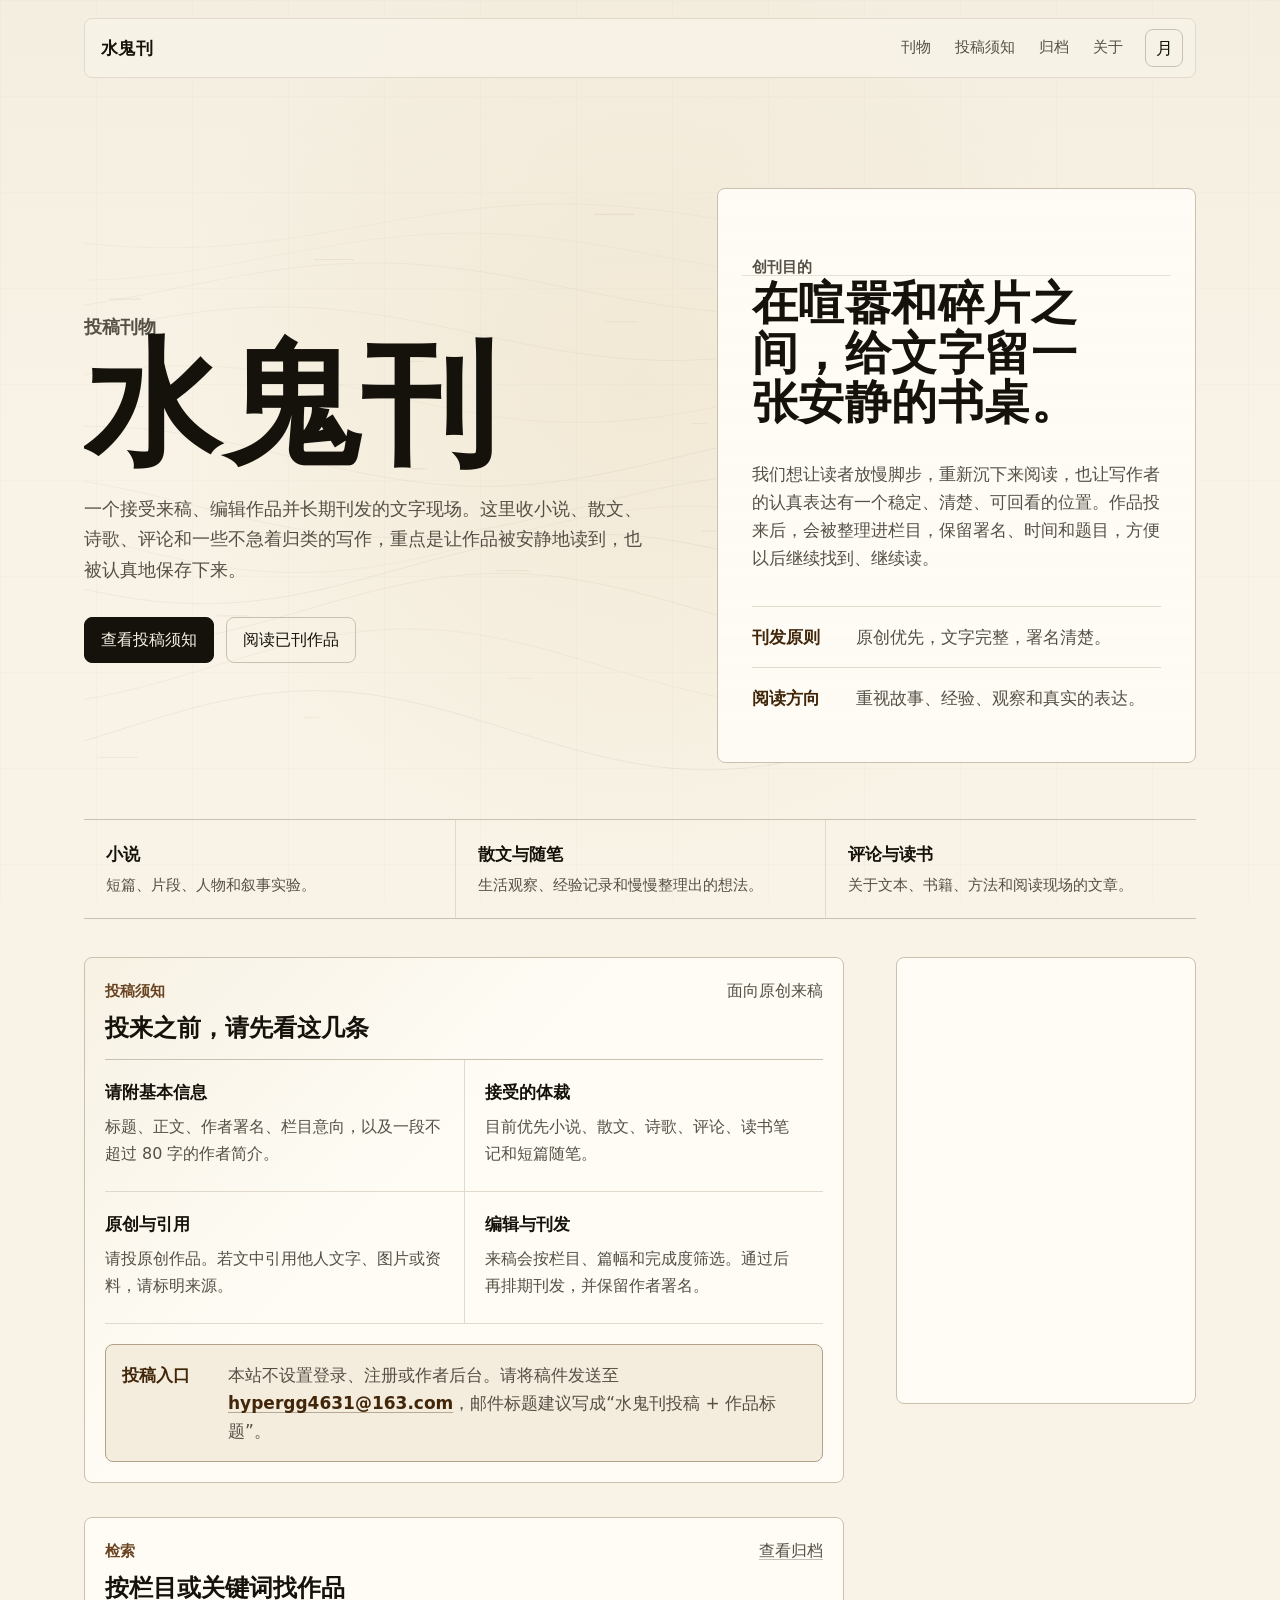
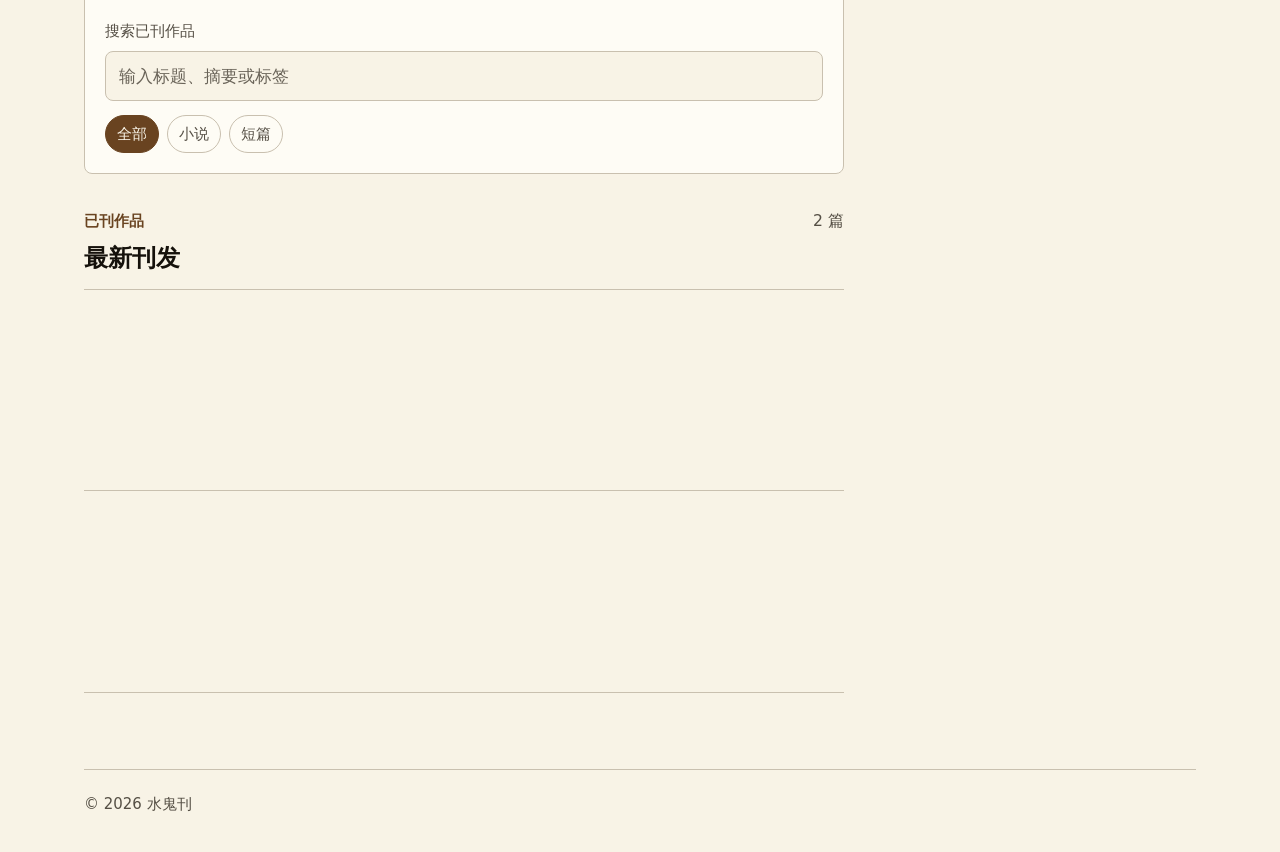
<file: index.html>
<!DOCTYPE html><html lang="zh-CN"> <head><meta charset="UTF-8"><meta name="description" content="水鬼刊是一个接受投稿、编辑与刊发作品的在线刊物。"><meta name="viewport" content="width=device-width, initial-scale=1.0"><link rel="icon" type="image/svg+xml" href="/favicon.svg"><title>水鬼刊</title><link rel="stylesheet" href="/_astro/BaseLayout.CRaoIk6J.css"></head> <body> <div class="reading-progress" data-reading-progress aria-hidden="true"></div> <div class="page-shell"> <header class="site-header"> <a class="brand" href="/" aria-label="回到首页">水鬼刊</a> <div class="header-actions"> <nav aria-label="主导航"> <a href="/">刊物</a><a href="/#submission-guidelines">投稿须知</a><a href="/archive/">归档</a><a href="/about/">关于</a> </nav> <button class="icon-button" type="button" data-theme-toggle aria-label="切换到深色模式">月</button> </div> </header> <main>  <section class="hero-stage magazine-hero" data-spotlight> <canvas class="kinetic-canvas" data-kinetic-canvas aria-hidden="true"></canvas> <div class="hero-copy" data-reveal> <p class="eyebrow">投稿刊物</p> <h1>水鬼刊</h1> <p>
一个接受来稿、编辑作品并长期刊发的文字现场。这里收小说、散文、诗歌、评论和一些不急着归类的写作，重点是让作品被安静地读到，也被认真地保存下来。
</p> <div class="hero-actions" aria-label="主要入口"> <a class="primary-link" href="#submission-guidelines">查看投稿须知</a> <a class="secondary-link" href="#latest-issue">阅读已刊作品</a> </div> </div> <aside class="mission-card" data-depth-card data-reveal aria-labelledby="mission-title"> <p class="eyebrow">创刊目的</p> <h2 id="mission-title">在喧嚣和碎片之间，给文字留一张安静的书桌。</h2> <p>
我们想让读者放慢脚步，重新沉下来阅读，也让写作者的认真表达有一个稳定、清楚、可回看的位置。作品投来后，会被整理进栏目，保留署名、时间和题目，方便以后继续找到、继续读。
</p> <dl class="mission-lines"> <div> <dt>刊发原则</dt> <dd>原创优先，文字完整，署名清楚。</dd> </div> <div> <dt>阅读方向</dt> <dd>重视故事、经验、观察和真实的表达。</dd> </div> </dl> </aside> </section> <section class="publication-strip" aria-label="刊物栏目"> <div data-reveal> <strong>小说</strong> <span>短篇、片段、人物和叙事实验。</span> </div> <div data-reveal> <strong>散文与随笔</strong> <span>生活观察、经验记录和慢慢整理出的想法。</span> </div> <div data-reveal> <strong>评论与读书</strong> <span>关于文本、书籍、方法和阅读现场的文章。</span> </div> </section> <div class="home-grid"> <div> <section class="submission-panel" id="submission-guidelines" data-reveal> <div class="section-heading"> <div> <p class="eyebrow">投稿须知</p> <h2>投来之前，请先看这几条</h2> </div> <span class="count-label">面向原创来稿</span> </div> <div class="guideline-list"> <article> <strong>请附基本信息</strong> <p>标题、正文、作者署名、栏目意向，以及一段不超过 80 字的作者简介。</p> </article> <article> <strong>接受的体裁</strong> <p>目前优先小说、散文、诗歌、评论、读书笔记和短篇随笔。</p> </article> <article> <strong>原创与引用</strong> <p>请投原创作品。若文中引用他人文字、图片或资料，请标明来源。</p> </article> <article> <strong>编辑与刊发</strong> <p>来稿会按栏目、篇幅和完成度筛选。通过后再排期刊发，并保留作者署名。</p> </article> </div> <div class="submission-note"> <strong>投稿入口</strong> <p>
本站不设置登录、注册或作者后台。请将稿件发送至
<a href="mailto:hypergg4631@163.com?subject=水鬼刊投稿">hypergg4631@163.com</a>，邮件标题建议写成“水鬼刊投稿 + 作品标题”。
</p> </div> </section> <section class="explore-panel" aria-labelledby="explore-posts" data-depth-card data-reveal> <div class="section-heading"> <div> <p class="eyebrow">检索</p> <h2 id="explore-posts">按栏目或关键词找作品</h2> </div> <a href="/archive/">查看归档</a> </div> <label class="search-box"> <span>搜索已刊作品</span> <input data-post-search type="search" placeholder="输入标题、摘要或标签" autocomplete="off"> </label> <div class="filter-row" aria-label="按标签筛选"> <button class="filter-chip is-active" type="button" data-tag-filter="全部" aria-pressed="true"> 全部 </button><button class="filter-chip" type="button" data-tag-filter="小说" aria-pressed="false"> 小说 </button><button class="filter-chip" type="button" data-tag-filter="短篇" aria-pressed="false"> 短篇 </button> </div> </section> <section class="article-section" id="latest-issue" aria-labelledby="latest-posts"> <div class="section-heading" data-reveal> <div> <p class="eyebrow">已刊作品</p> <h2 id="latest-posts">最新刊发</h2> </div> <span class="count-label">2 篇</span> </div> <div class="post-list"> <article class="post-card" data-post-card data-depth-card data-reveal data-tags="小说,短篇" data-search-text="死期 一篇关于预知、逃避和最终降临的短篇小说。 水鬼 小说 短篇" style="--delay: 0ms"> <div class="post-index">01</div> <div class="post-content"> <div class="post-meta"> <time datetime="2026-06-02T00:00:00.000Z">2026年6月2日</time> <span>水鬼</span> </div> <h2><a href="/posts/deadline/">死期</a></h2> <p>一篇关于预知、逃避和最终降临的短篇小说。</p> <div class="tag-row" aria-label="文章标签"> <a href="/tags/%E5%B0%8F%E8%AF%B4/">#小说</a><a href="/tags/%E7%9F%AD%E7%AF%87/">#短篇</a> </div> </div> </article><article class="post-card" data-post-card data-depth-card data-reveal data-tags="小说,短篇" data-search-text="斗鸡 一篇围绕斗鸡、铜镜和石磊展开的乡村短篇小说。 水鬼 小说 短篇" style="--delay: 80ms"> <div class="post-index">02</div> <div class="post-content"> <div class="post-meta"> <time datetime="2026-06-01T00:00:00.000Z">2026年6月1日</time> <span>水鬼</span> </div> <h2><a href="/posts/cockfight/">斗鸡</a></h2> <p>一篇围绕斗鸡、铜镜和石磊展开的乡村短篇小说。</p> <div class="tag-row" aria-label="文章标签"> <a href="/tags/%E5%B0%8F%E8%AF%B4/">#小说</a><a href="/tags/%E7%9F%AD%E7%AF%87/">#短篇</a> </div> </div> </article> </div> <p class="empty-state" data-empty-state hidden>没有找到匹配的作品。</p> </section> </div> <aside class="author-panel" data-depth-card data-reveal aria-label="刊物资料"> <div class="author-identity"> <div class="author-avatar" aria-hidden="true"> <span>刊</span> </div> <div> <p class="eyebrow">编辑部</p> <h2>水鬼刊</h2> </div> </div> <p>
一份小型线上刊物，接收来稿、整理作品，也保留每篇文字被刊发时的栏目、时间和署名。
</p> <div class="author-stats" aria-label="刊物状态"> <span><strong>开放</strong> 投稿</span> <span><strong>长期</strong> 刊发</span> </div> <div class="topic-list" aria-label="收稿栏目"> <span>小说</span><span>散文</span><span>诗歌</span><span>评论</span><span>随笔</span> </div> <div class="author-links"> <a href="/#submission-guidelines">投稿须知</a> </div> </aside> </div>  </main> <footer class="site-footer"> <span>© 2026 水鬼刊</span> </footer> </div> <script src="/site.js"></script> </body> </html>
</file>
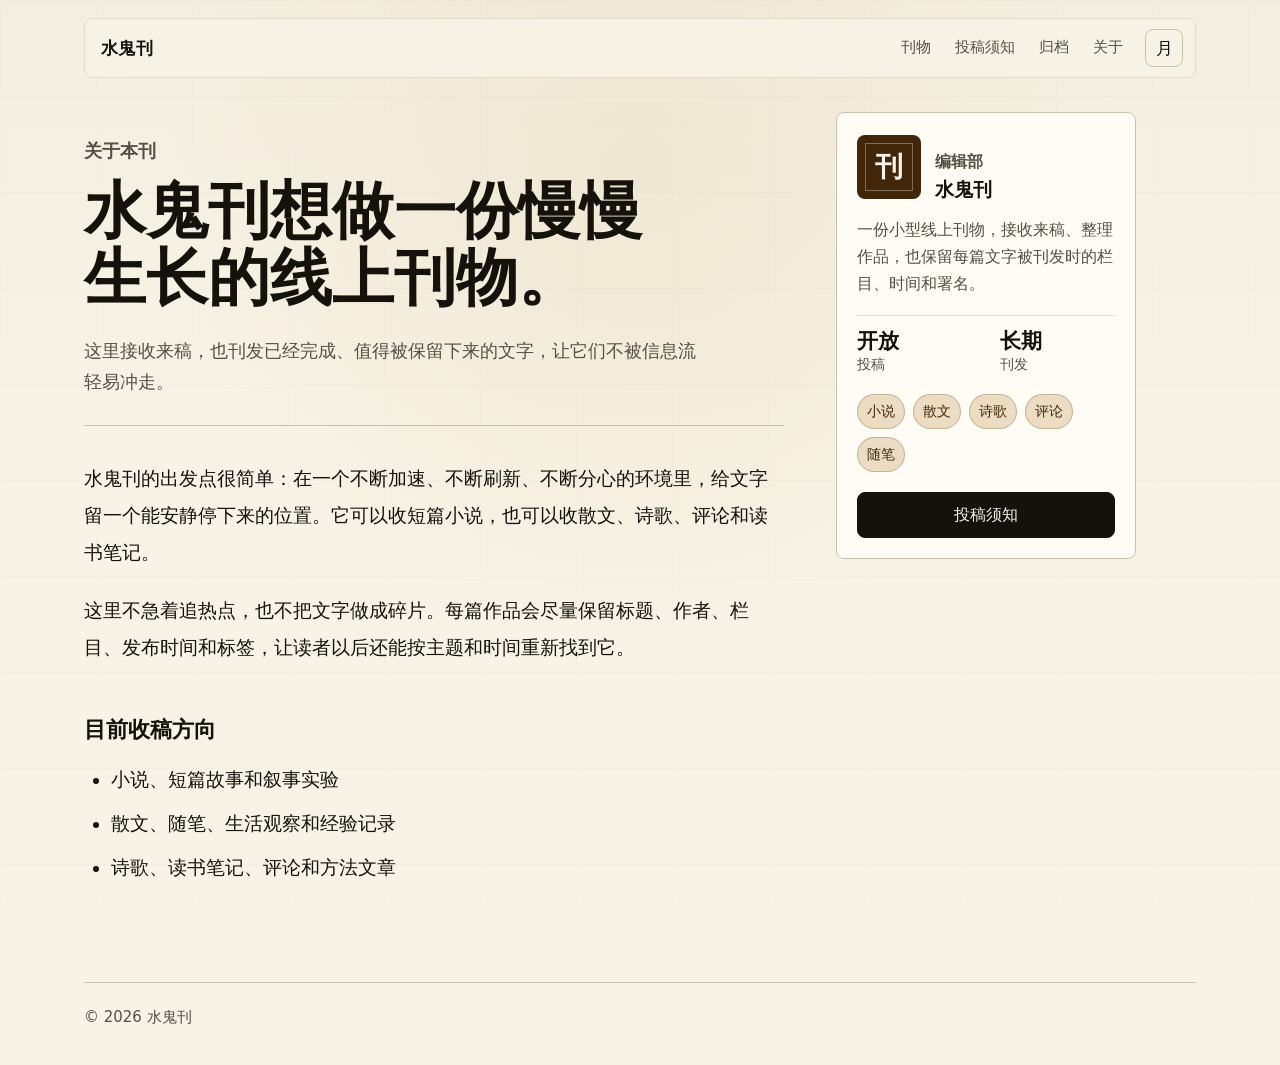
<file: about/index.html>
<!DOCTYPE html><html lang="zh-CN"> <head><meta charset="UTF-8"><meta name="description" content="关于水鬼刊的创刊目的与收稿方向。"><meta name="viewport" content="width=device-width, initial-scale=1.0"><link rel="icon" type="image/svg+xml" href="/favicon.svg"><title>关于本刊 - 水鬼刊</title><link rel="stylesheet" href="/_astro/BaseLayout.CRaoIk6J.css"></head> <body> <div class="reading-progress" data-reading-progress aria-hidden="true"></div> <div class="page-shell"> <header class="site-header"> <a class="brand" href="/" aria-label="回到首页">水鬼刊</a> <div class="header-actions"> <nav aria-label="主导航"> <a href="/">刊物</a><a href="/#submission-guidelines">投稿须知</a><a href="/archive/">归档</a><a href="/about/">关于</a> </nav> <button class="icon-button" type="button" data-theme-toggle aria-label="切换到深色模式">月</button> </div> </header> <main>  <div class="about-grid"> <article class="article-page"> <header class="article-header"> <p class="eyebrow">关于本刊</p> <h1>水鬼刊想做一份慢慢生长的线上刊物。</h1> <p>这里接收来稿，也刊发已经完成、值得被保留下来的文字，让它们不被信息流轻易冲走。</p> </header> <div class="prose"> <p>
水鬼刊的出发点很简单：在一个不断加速、不断刷新、不断分心的环境里，给文字留一个能安静停下来的位置。它可以收短篇小说，也可以收散文、诗歌、评论和读书笔记。
</p> <p>
这里不急着追热点，也不把文字做成碎片。每篇作品会尽量保留标题、作者、栏目、发布时间和标签，让读者以后还能按主题和时间重新找到它。
</p> <h2>目前收稿方向</h2> <ul> <li>小说、短篇故事和叙事实验</li> <li>散文、随笔、生活观察和经验记录</li> <li>诗歌、读书笔记、评论和方法文章</li> </ul> </div> </article> <aside class="author-panel" data-depth-card data-reveal aria-label="刊物资料"> <div class="author-identity"> <div class="author-avatar" aria-hidden="true"> <span>刊</span> </div> <div> <p class="eyebrow">编辑部</p> <h2>水鬼刊</h2> </div> </div> <p>
一份小型线上刊物，接收来稿、整理作品，也保留每篇文字被刊发时的栏目、时间和署名。
</p> <div class="author-stats" aria-label="刊物状态"> <span><strong>开放</strong> 投稿</span> <span><strong>长期</strong> 刊发</span> </div> <div class="topic-list" aria-label="收稿栏目"> <span>小说</span><span>散文</span><span>诗歌</span><span>评论</span><span>随笔</span> </div> <div class="author-links"> <a href="/#submission-guidelines">投稿须知</a> </div> </aside> </div>  </main> <footer class="site-footer"> <span>© 2026 水鬼刊</span> </footer> </div> <script src="/site.js"></script> </body> </html>
</file>
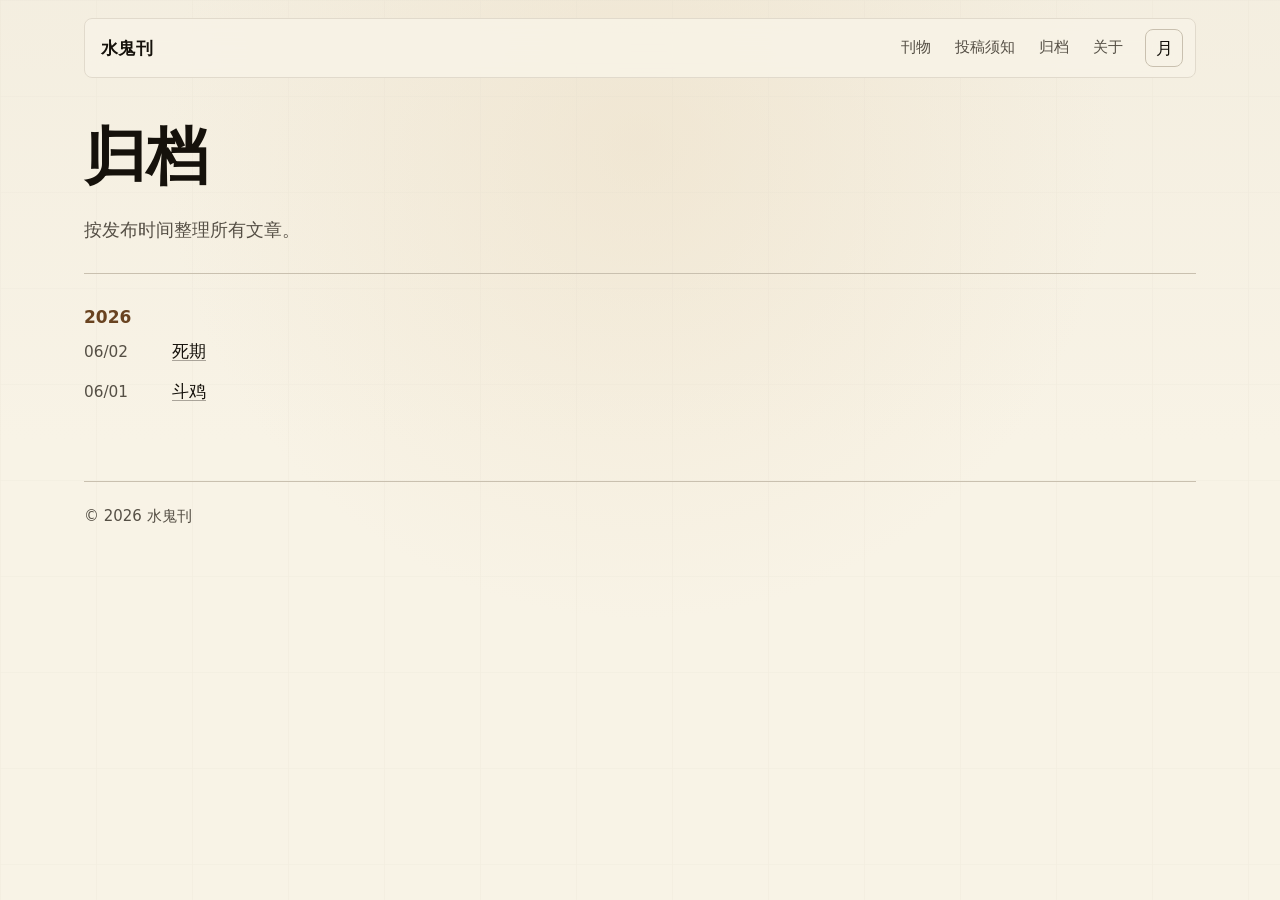
<file: archive/index.html>
<!DOCTYPE html><html lang="zh-CN"> <head><meta charset="UTF-8"><meta name="description" content="按时间浏览全部文章。"><meta name="viewport" content="width=device-width, initial-scale=1.0"><link rel="icon" type="image/svg+xml" href="/favicon.svg"><title>归档 - 水鬼刊</title><link rel="stylesheet" href="/_astro/BaseLayout.CRaoIk6J.css"></head> <body> <div class="reading-progress" data-reading-progress aria-hidden="true"></div> <div class="page-shell"> <header class="site-header"> <a class="brand" href="/" aria-label="回到首页">水鬼刊</a> <div class="header-actions"> <nav aria-label="主导航"> <a href="/">刊物</a><a href="/#submission-guidelines">投稿须知</a><a href="/archive/">归档</a><a href="/about/">关于</a> </nav> <button class="icon-button" type="button" data-theme-toggle aria-label="切换到深色模式">月</button> </div> </header> <main>  <section class="page-title"> <h1>归档</h1> <p>按发布时间整理所有文章。</p> </section> <div class="archive-list"> <section class="archive-year"> <h2>2026</h2> <ul> <li> <time datetime="2026-06-02T00:00:00.000Z">06/02</time> <a href="/posts/deadline/">死期</a> </li><li> <time datetime="2026-06-01T00:00:00.000Z">06/01</time> <a href="/posts/cockfight/">斗鸡</a> </li> </ul> </section> </div>  </main> <footer class="site-footer"> <span>© 2026 水鬼刊</span> </footer> </div> <script src="/site.js"></script> </body> </html>
</file>
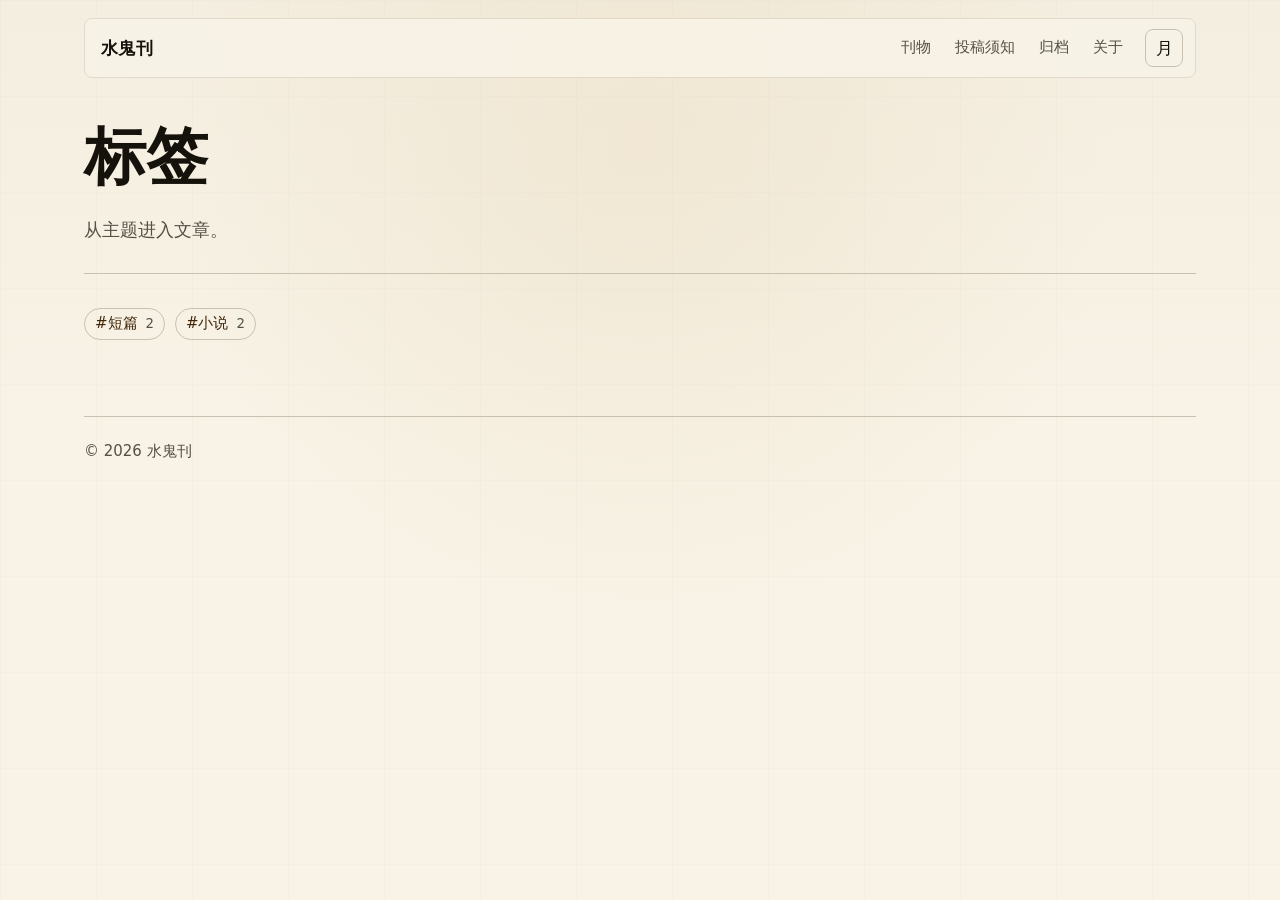
<file: tags/index.html>
<!DOCTYPE html><html lang="zh-CN"> <head><meta charset="UTF-8"><meta name="description" content="按标签浏览文章。"><meta name="viewport" content="width=device-width, initial-scale=1.0"><link rel="icon" type="image/svg+xml" href="/favicon.svg"><title>标签 - 水鬼刊</title><link rel="stylesheet" href="/_astro/BaseLayout.CRaoIk6J.css"></head> <body> <div class="reading-progress" data-reading-progress aria-hidden="true"></div> <div class="page-shell"> <header class="site-header"> <a class="brand" href="/" aria-label="回到首页">水鬼刊</a> <div class="header-actions"> <nav aria-label="主导航"> <a href="/">刊物</a><a href="/#submission-guidelines">投稿须知</a><a href="/archive/">归档</a><a href="/about/">关于</a> </nav> <button class="icon-button" type="button" data-theme-toggle aria-label="切换到深色模式">月</button> </div> </header> <main>  <section class="page-title"> <h1>标签</h1> <p>从主题进入文章。</p> </section> <div class="tag-cloud"> <a href="/tags/%E7%9F%AD%E7%AF%87/"> <span>#短篇</span> <small>2</small> </a><a href="/tags/%E5%B0%8F%E8%AF%B4/"> <span>#小说</span> <small>2</small> </a> </div>  </main> <footer class="site-footer"> <span>© 2026 水鬼刊</span> </footer> </div> <script src="/site.js"></script> </body> </html>
</file>
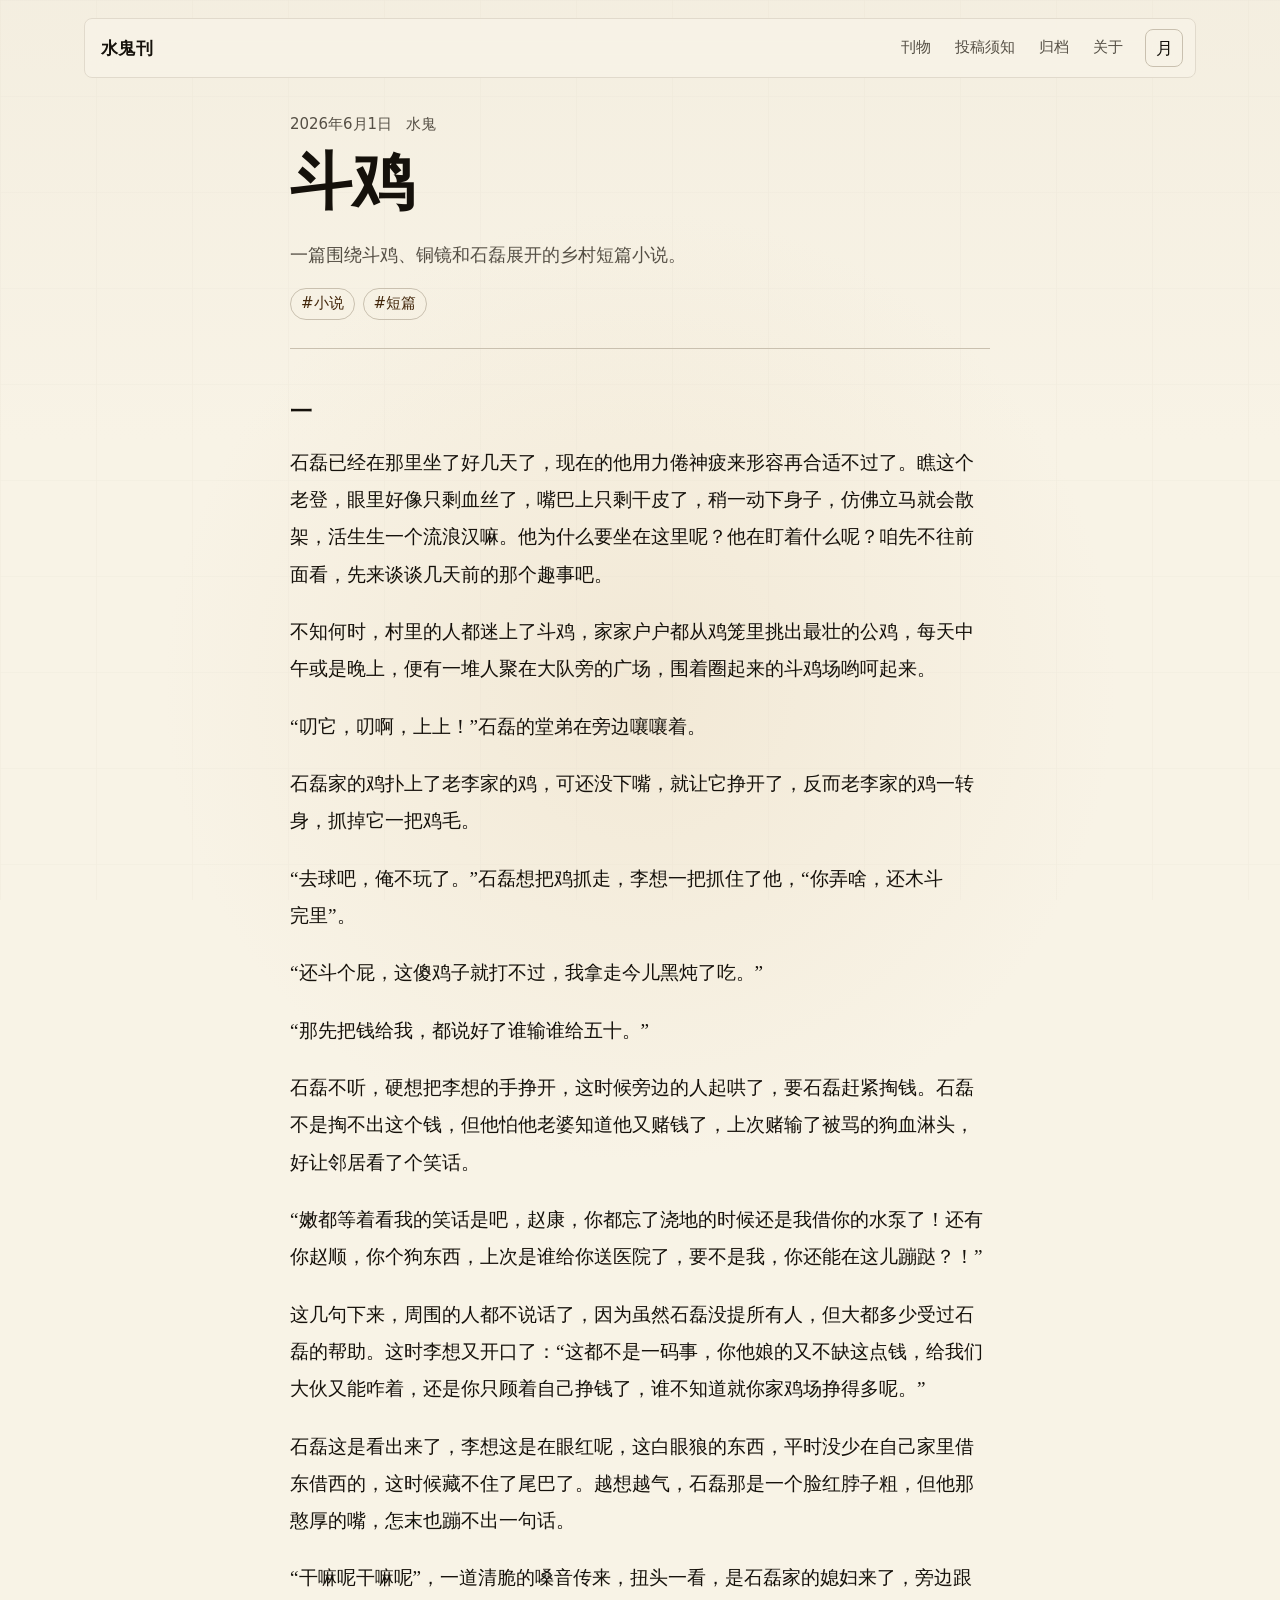
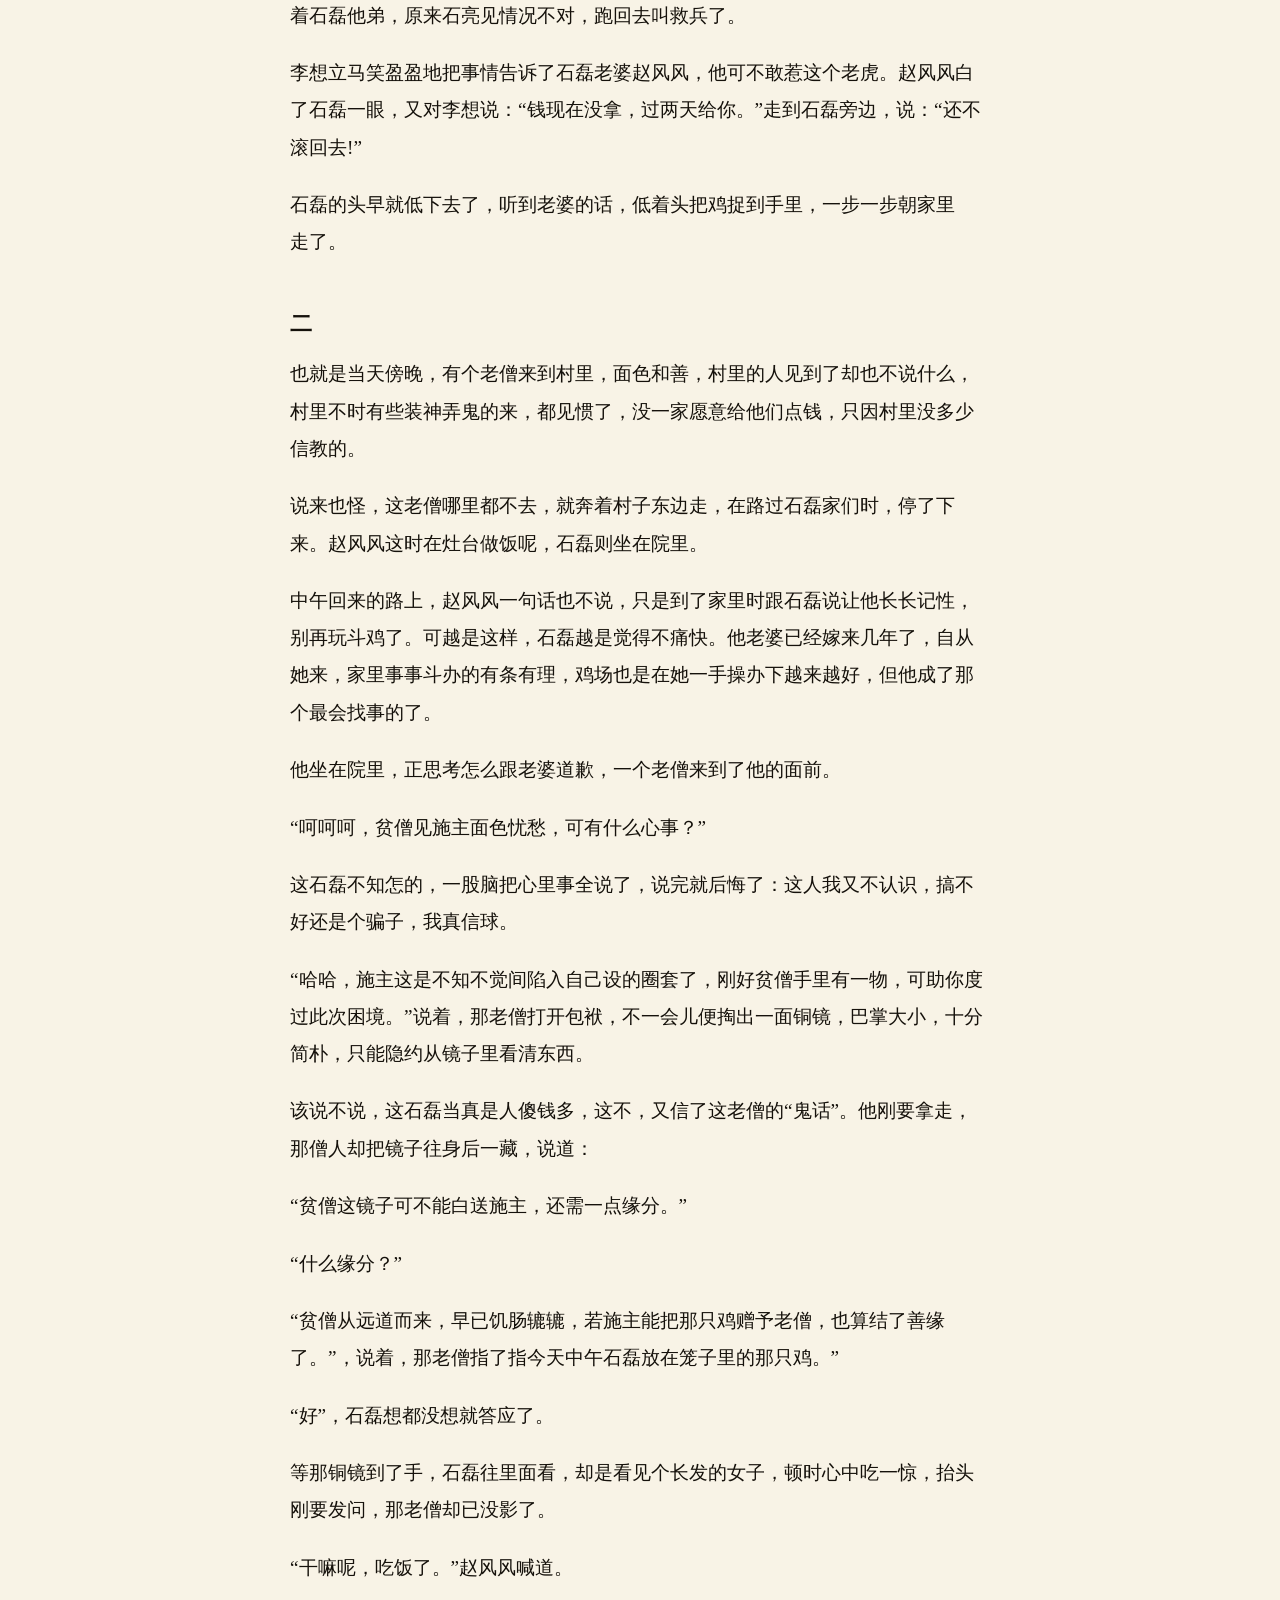
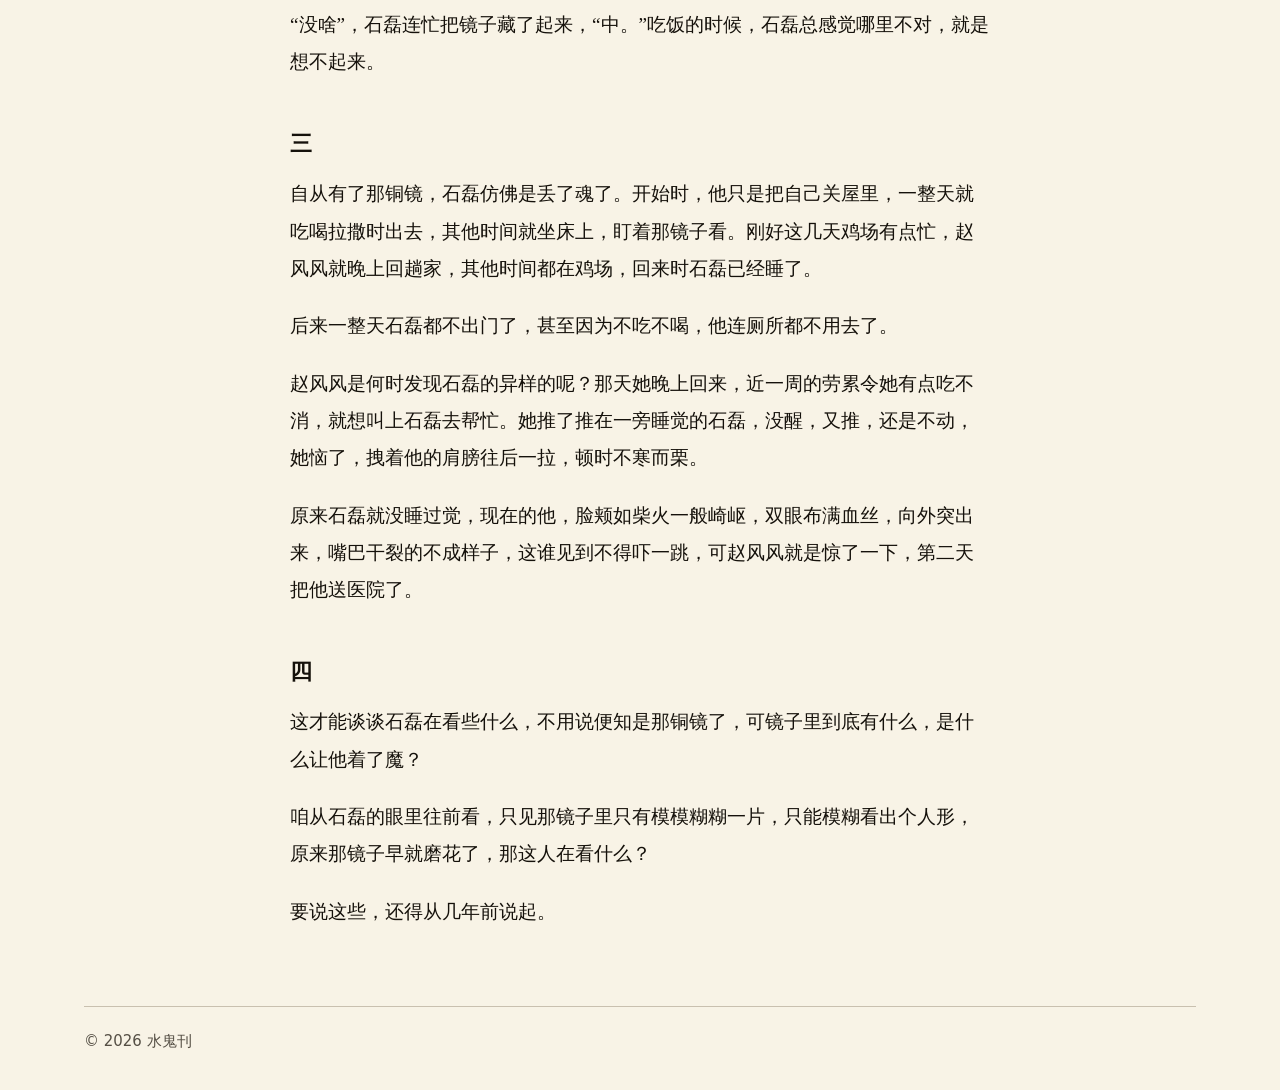
<file: posts/cockfight/index.html>
<!DOCTYPE html><html lang="zh-CN"> <head><meta charset="UTF-8"><meta name="description" content="一篇围绕斗鸡、铜镜和石磊展开的乡村短篇小说。"><meta name="viewport" content="width=device-width, initial-scale=1.0"><link rel="icon" type="image/svg+xml" href="/favicon.svg"><title>斗鸡 - 水鬼刊</title><link rel="stylesheet" href="/_astro/BaseLayout.CRaoIk6J.css"></head> <body> <div class="reading-progress" data-reading-progress aria-hidden="true"></div> <div class="page-shell"> <header class="site-header"> <a class="brand" href="/" aria-label="回到首页">水鬼刊</a> <div class="header-actions"> <nav aria-label="主导航"> <a href="/">刊物</a><a href="/#submission-guidelines">投稿须知</a><a href="/archive/">归档</a><a href="/about/">关于</a> </nav> <button class="icon-button" type="button" data-theme-toggle aria-label="切换到深色模式">月</button> </div> </header> <main>  <article class="article-page"> <header class="article-header"> <div class="post-meta"> <time datetime="2026-06-01T00:00:00.000Z">2026年6月1日</time> <span>水鬼</span>  </div> <h1>斗鸡</h1> <p>一篇围绕斗鸡、铜镜和石磊展开的乡村短篇小说。</p> <div class="tag-row" aria-label="文章标签"> <a href="/tags/%E5%B0%8F%E8%AF%B4/">#小说</a><a href="/tags/%E7%9F%AD%E7%AF%87/">#短篇</a> </div> </header> <div class="prose"> <h2 id="一">一</h2>
<p>石磊已经在那里坐了好几天了，现在的他用力倦神疲来形容再合适不过了。瞧这个老登，眼里好像只剩血丝了，嘴巴上只剩干皮了，稍一动下身子，仿佛立马就会散架，活生生一个流浪汉嘛。他为什么要坐在这里呢？他在盯着什么呢？咱先不往前面看，先来谈谈几天前的那个趣事吧。</p>
<p>不知何时，村里的人都迷上了斗鸡，家家户户都从鸡笼里挑出最壮的公鸡，每天中午或是晚上，便有一堆人聚在大队旁的广场，围着圈起来的斗鸡场哟呵起来。</p>
<p>“叨它，叨啊，上上！”石磊的堂弟在旁边嚷嚷着。</p>
<p>石磊家的鸡扑上了老李家的鸡，可还没下嘴，就让它挣开了，反而老李家的鸡一转身，抓掉它一把鸡毛。</p>
<p>“去球吧，俺不玩了。”石磊想把鸡抓走，李想一把抓住了他，“你弄啥，还木斗完里”。</p>
<p>“还斗个屁，这傻鸡子就打不过，我拿走今儿黑炖了吃。”</p>
<p>“那先把钱给我，都说好了谁输谁给五十。”</p>
<p>石磊不听，硬想把李想的手挣开，这时候旁边的人起哄了，要石磊赶紧掏钱。石磊不是掏不出这个钱，但他怕他老婆知道他又赌钱了，上次赌输了被骂的狗血淋头，好让邻居看了个笑话。</p>
<p>“嫩都等着看我的笑话是吧，赵康，你都忘了浇地的时候还是我借你的水泵了！还有你赵顺，你个狗东西，上次是谁给你送医院了，要不是我，你还能在这儿蹦跶？！”</p>
<p>这几句下来，周围的人都不说话了，因为虽然石磊没提所有人，但大都多少受过石磊的帮助。这时李想又开口了：“这都不是一码事，你他娘的又不缺这点钱，给我们大伙又能咋着，还是你只顾着自己挣钱了，谁不知道就你家鸡场挣得多呢。”</p>
<p>石磊这是看出来了，李想这是在眼红呢，这白眼狼的东西，平时没少在自己家里借东借西的，这时候藏不住了尾巴了。越想越气，石磊那是一个脸红脖子粗，但他那憨厚的嘴，怎末也蹦不出一句话。</p>
<p>“干嘛呢干嘛呢”，一道清脆的嗓音传来，扭头一看，是石磊家的媳妇来了，旁边跟着石磊他弟，原来石亮见情况不对，跑回去叫救兵了。</p>
<p>李想立马笑盈盈地把事情告诉了石磊老婆赵风风，他可不敢惹这个老虎。赵风风白了石磊一眼，又对李想说：“钱现在没拿，过两天给你。”走到石磊旁边，说：“还不滚回去!”</p>
<p>石磊的头早就低下去了，听到老婆的话，低着头把鸡捉到手里，一步一步朝家里走了。</p>
<h2 id="二">二</h2>
<p>也就是当天傍晚，有个老僧来到村里，面色和善，村里的人见到了却也不说什么，村里不时有些装神弄鬼的来，都见惯了，没一家愿意给他们点钱，只因村里没多少信教的。</p>
<p>说来也怪，这老僧哪里都不去，就奔着村子东边走，在路过石磊家们时，停了下来。赵风风这时在灶台做饭呢，石磊则坐在院里。</p>
<p>中午回来的路上，赵风风一句话也不说，只是到了家里时跟石磊说让他长长记性，别再玩斗鸡了。可越是这样，石磊越是觉得不痛快。他老婆已经嫁来几年了，自从她来，家里事事斗办的有条有理，鸡场也是在她一手操办下越来越好，但他成了那个最会找事的了。</p>
<p>他坐在院里，正思考怎么跟老婆道歉，一个老僧来到了他的面前。</p>
<p>“呵呵呵，贫僧见施主面色忧愁，可有什么心事？”</p>
<p>这石磊不知怎的，一股脑把心里事全说了，说完就后悔了：这人我又不认识，搞不好还是个骗子，我真信球。</p>
<p>“哈哈，施主这是不知不觉间陷入自己设的圈套了，刚好贫僧手里有一物，可助你度过此次困境。”说着，那老僧打开包袱，不一会儿便掏出一面铜镜，巴掌大小，十分简朴，只能隐约从镜子里看清东西。</p>
<p>该说不说，这石磊当真是人傻钱多，这不，又信了这老僧的“鬼话”。他刚要拿走，那僧人却把镜子往身后一藏，说道：</p>
<p>“贫僧这镜子可不能白送施主，还需一点缘分。”</p>
<p>“什么缘分？”</p>
<p>“贫僧从远道而来，早已饥肠辘辘，若施主能把那只鸡赠予老僧，也算结了善缘了。”，说着，那老僧指了指今天中午石磊放在笼子里的那只鸡。”</p>
<p>“好”，石磊想都没想就答应了。</p>
<p>等那铜镜到了手，石磊往里面看，却是看见个长发的女子，顿时心中吃一惊，抬头刚要发问，那老僧却已没影了。</p>
<p>“干嘛呢，吃饭了。”赵风风喊道。</p>
<p>“没啥”，石磊连忙把镜子藏了起来，“中。”吃饭的时候，石磊总感觉哪里不对，就是想不起来。</p>
<h2 id="三">三</h2>
<p>自从有了那铜镜，石磊仿佛是丢了魂了。开始时，他只是把自己关屋里，一整天就吃喝拉撒时出去，其他时间就坐床上，盯着那镜子看。刚好这几天鸡场有点忙，赵风风就晚上回趟家，其他时间都在鸡场，回来时石磊已经睡了。</p>
<p>后来一整天石磊都不出门了，甚至因为不吃不喝，他连厕所都不用去了。</p>
<p>赵风风是何时发现石磊的异样的呢？那天她晚上回来，近一周的劳累令她有点吃不消，就想叫上石磊去帮忙。她推了推在一旁睡觉的石磊，没醒，又推，还是不动，她恼了，拽着他的肩膀往后一拉，顿时不寒而栗。</p>
<p>原来石磊就没睡过觉，现在的他，脸颊如柴火一般崎岖，双眼布满血丝，向外突出来，嘴巴干裂的不成样子，这谁见到不得吓一跳，可赵风风就是惊了一下，第二天把他送医院了。</p>
<h2 id="四">四</h2>
<p>这才能谈谈石磊在看些什么，不用说便知是那铜镜了，可镜子里到底有什么，是什么让他着了魔？</p>
<p>咱从石磊的眼里往前看，只见那镜子里只有模模糊糊一片，只能模糊看出个人形，原来那镜子早就磨花了，那这人在看什么？</p>
<p>要说这些，还得从几年前说起。</p> </div> </article>  </main> <footer class="site-footer"> <span>© 2026 水鬼刊</span> </footer> </div> <script src="/site.js"></script> </body> </html>
</file>
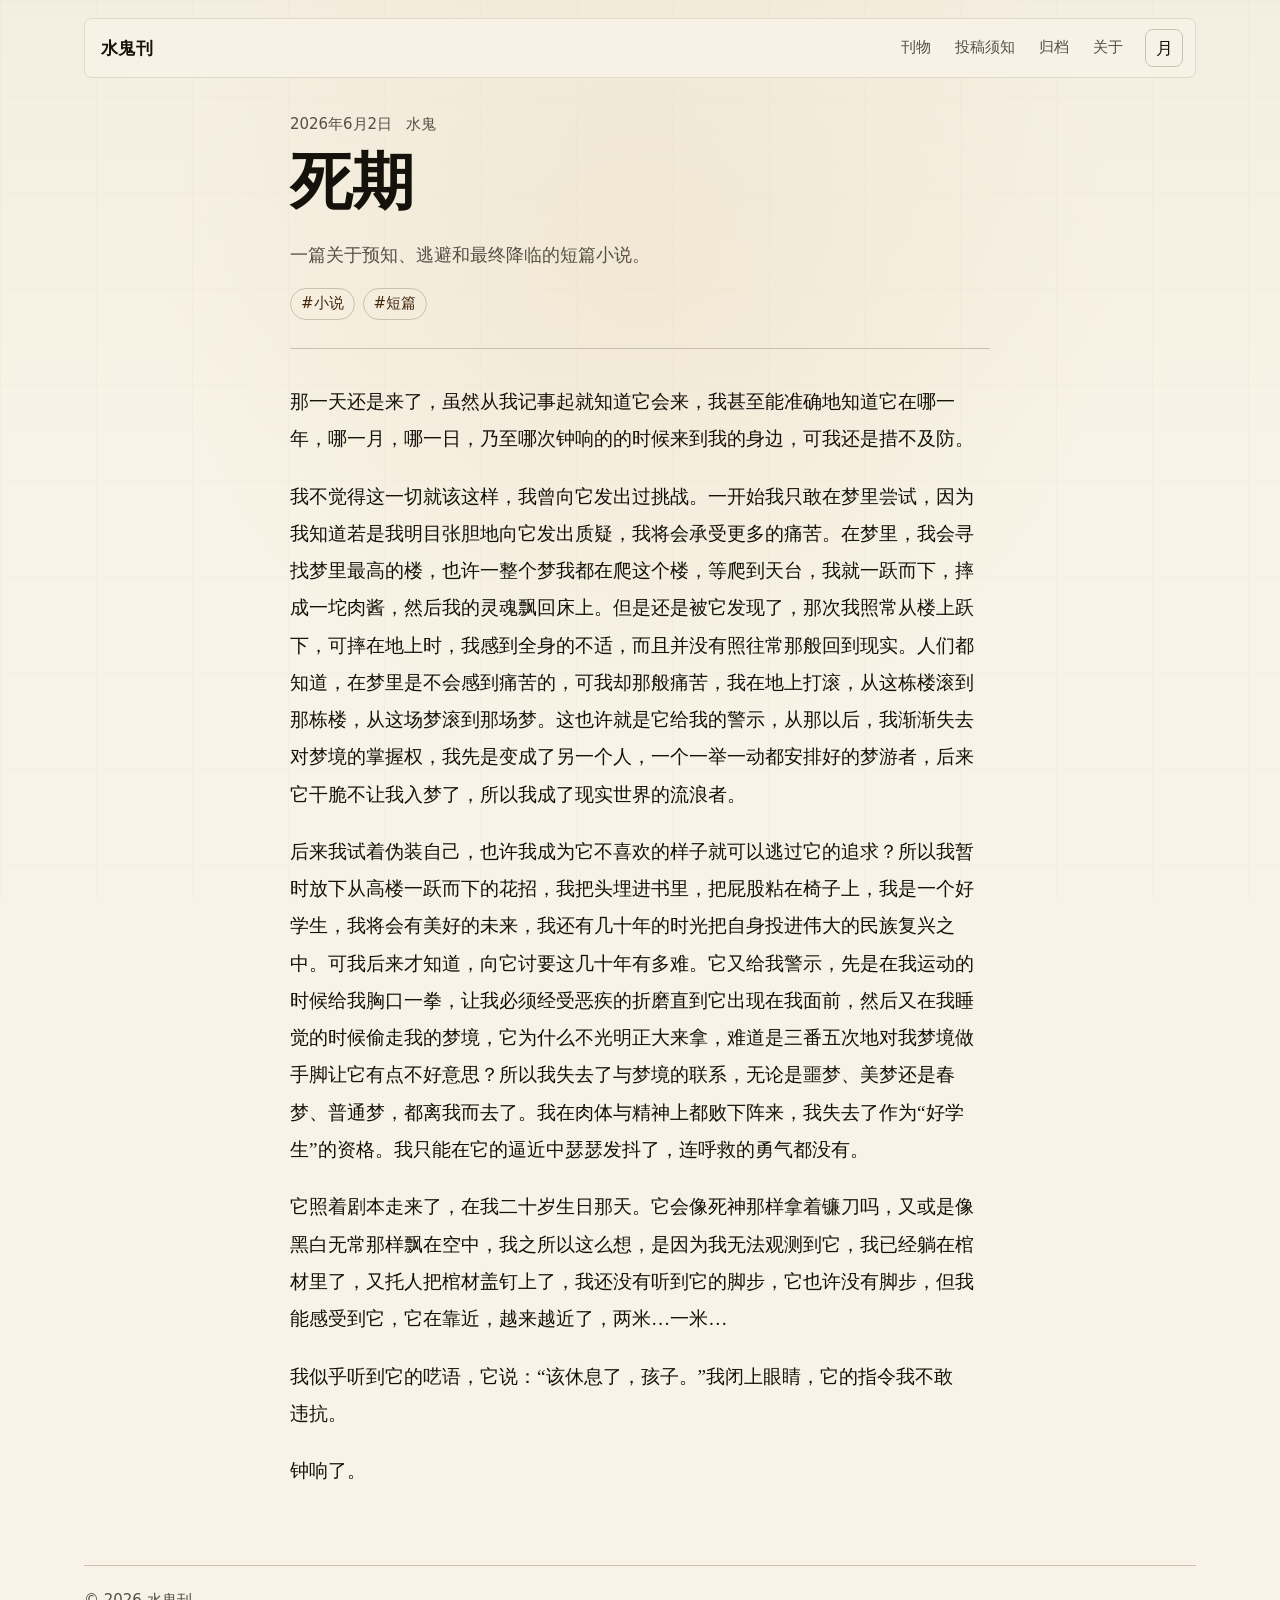
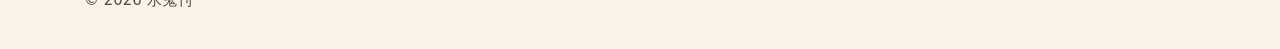
<file: posts/deadline/index.html>
<!DOCTYPE html><html lang="zh-CN"> <head><meta charset="UTF-8"><meta name="description" content="一篇关于预知、逃避和最终降临的短篇小说。"><meta name="viewport" content="width=device-width, initial-scale=1.0"><link rel="icon" type="image/svg+xml" href="/favicon.svg"><title>死期 - 水鬼刊</title><link rel="stylesheet" href="/_astro/BaseLayout.CRaoIk6J.css"></head> <body> <div class="reading-progress" data-reading-progress aria-hidden="true"></div> <div class="page-shell"> <header class="site-header"> <a class="brand" href="/" aria-label="回到首页">水鬼刊</a> <div class="header-actions"> <nav aria-label="主导航"> <a href="/">刊物</a><a href="/#submission-guidelines">投稿须知</a><a href="/archive/">归档</a><a href="/about/">关于</a> </nav> <button class="icon-button" type="button" data-theme-toggle aria-label="切换到深色模式">月</button> </div> </header> <main>  <article class="article-page"> <header class="article-header"> <div class="post-meta"> <time datetime="2026-06-02T00:00:00.000Z">2026年6月2日</time> <span>水鬼</span>  </div> <h1>死期</h1> <p>一篇关于预知、逃避和最终降临的短篇小说。</p> <div class="tag-row" aria-label="文章标签"> <a href="/tags/%E5%B0%8F%E8%AF%B4/">#小说</a><a href="/tags/%E7%9F%AD%E7%AF%87/">#短篇</a> </div> </header> <div class="prose"> <p>那一天还是来了，虽然从我记事起就知道它会来，我甚至能准确地知道它在哪一年，哪一月，哪一日，乃至哪次钟响的的时候来到我的身边，可我还是措不及防。</p>
<p>我不觉得这一切就该这样，我曾向它发出过挑战。一开始我只敢在梦里尝试，因为我知道若是我明目张胆地向它发出质疑，我将会承受更多的痛苦。在梦里，我会寻找梦里最高的楼，也许一整个梦我都在爬这个楼，等爬到天台，我就一跃而下，摔成一坨肉酱，然后我的灵魂飘回床上。但是还是被它发现了，那次我照常从楼上跃下，可摔在地上时，我感到全身的不适，而且并没有照往常那般回到现实。人们都知道，在梦里是不会感到痛苦的，可我却那般痛苦，我在地上打滚，从这栋楼滚到那栋楼，从这场梦滚到那场梦。这也许就是它给我的警示，从那以后，我渐渐失去对梦境的掌握权，我先是变成了另一个人，一个一举一动都安排好的梦游者，后来它干脆不让我入梦了，所以我成了现实世界的流浪者。</p>
<p>后来我试着伪装自己，也许我成为它不喜欢的样子就可以逃过它的追求？所以我暂时放下从高楼一跃而下的花招，我把头埋进书里，把屁股粘在椅子上，我是一个好学生，我将会有美好的未来，我还有几十年的时光把自身投进伟大的民族复兴之中。可我后来才知道，向它讨要这几十年有多难。它又给我警示，先是在我运动的时候给我胸口一拳，让我必须经受恶疾的折磨直到它出现在我面前，然后又在我睡觉的时候偷走我的梦境，它为什么不光明正大来拿，难道是三番五次地对我梦境做手脚让它有点不好意思？所以我失去了与梦境的联系，无论是噩梦、美梦还是春梦、普通梦，都离我而去了。我在肉体与精神上都败下阵来，我失去了作为“好学生”的资格。我只能在它的逼近中瑟瑟发抖了，连呼救的勇气都没有。</p>
<p>它照着剧本走来了，在我二十岁生日那天。它会像死神那样拿着镰刀吗，又或是像黑白无常那样飘在空中，我之所以这么想，是因为我无法观测到它，我已经躺在棺材里了，又托人把棺材盖钉上了，我还没有听到它的脚步，它也许没有脚步，但我能感受到它，它在靠近，越来越近了，两米…一米…</p>
<p>我似乎听到它的呓语，它说：“该休息了，孩子。”我闭上眼睛，它的指令我不敢违抗。</p>
<p>钟响了。</p> </div> </article>  </main> <footer class="site-footer"> <span>© 2026 水鬼刊</span> </footer> </div> <script src="/site.js"></script> </body> </html>
</file>
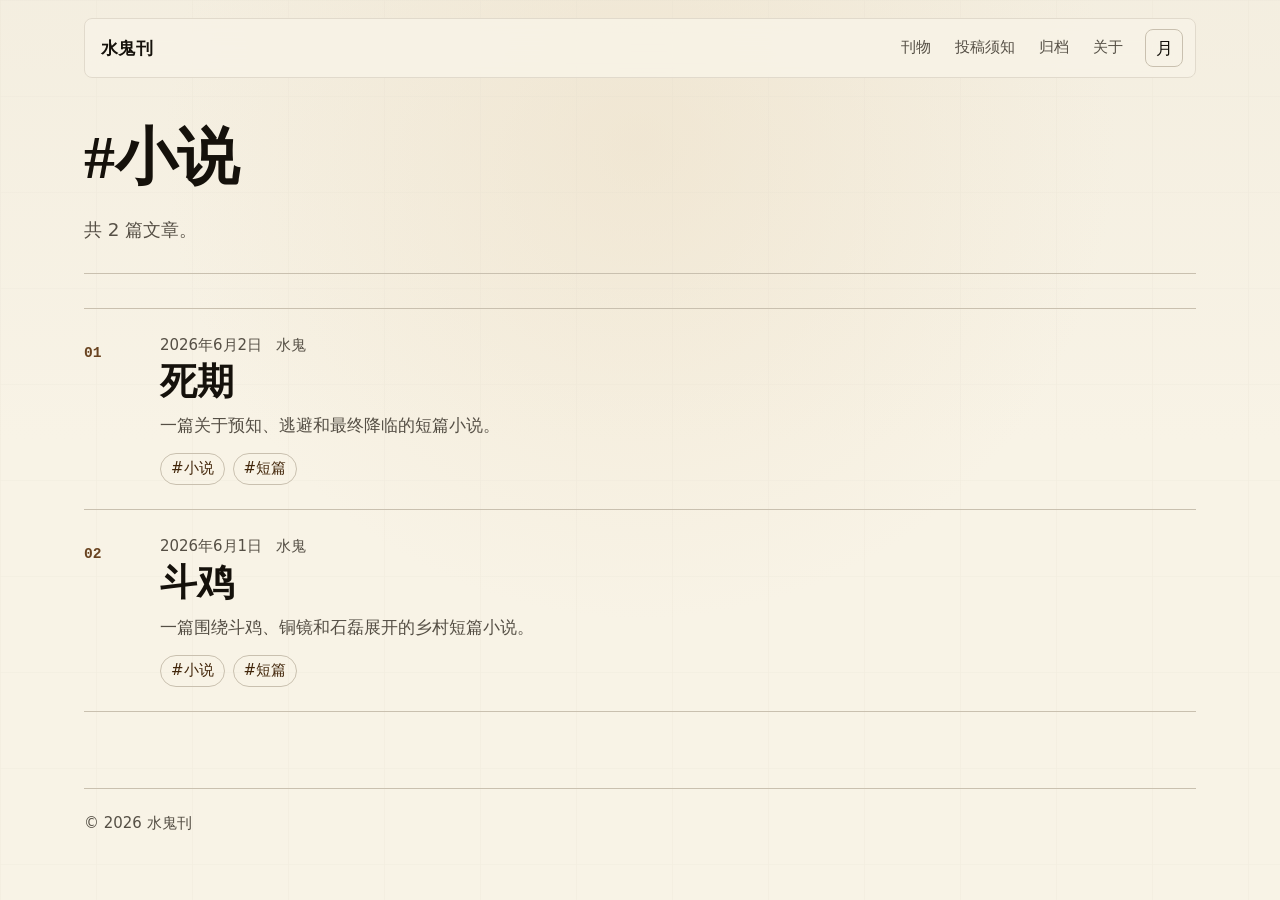
<file: tags/小说/index.html>
<!DOCTYPE html><html lang="zh-CN"> <head><meta charset="UTF-8"><meta name="description" content="阅读标签为 小说 的文章。"><meta name="viewport" content="width=device-width, initial-scale=1.0"><link rel="icon" type="image/svg+xml" href="/favicon.svg"><title>标签：小说 - 水鬼刊</title><link rel="stylesheet" href="/_astro/BaseLayout.CRaoIk6J.css"></head> <body> <div class="reading-progress" data-reading-progress aria-hidden="true"></div> <div class="page-shell"> <header class="site-header"> <a class="brand" href="/" aria-label="回到首页">水鬼刊</a> <div class="header-actions"> <nav aria-label="主导航"> <a href="/">刊物</a><a href="/#submission-guidelines">投稿须知</a><a href="/archive/">归档</a><a href="/about/">关于</a> </nav> <button class="icon-button" type="button" data-theme-toggle aria-label="切换到深色模式">月</button> </div> </header> <main>  <section class="page-title"> <h1>#小说</h1> <p>共 2 篇文章。</p> </section> <div class="post-list"> <article class="post-card" data-post-card data-depth-card data-reveal data-tags="小说,短篇" data-search-text="死期 一篇关于预知、逃避和最终降临的短篇小说。 水鬼 小说 短篇" style="--delay: 0ms"> <div class="post-index">01</div> <div class="post-content"> <div class="post-meta"> <time datetime="2026-06-02T00:00:00.000Z">2026年6月2日</time> <span>水鬼</span> </div> <h2><a href="/posts/deadline/">死期</a></h2> <p>一篇关于预知、逃避和最终降临的短篇小说。</p> <div class="tag-row" aria-label="文章标签"> <a href="/tags/%E5%B0%8F%E8%AF%B4/">#小说</a><a href="/tags/%E7%9F%AD%E7%AF%87/">#短篇</a> </div> </div> </article><article class="post-card" data-post-card data-depth-card data-reveal data-tags="小说,短篇" data-search-text="斗鸡 一篇围绕斗鸡、铜镜和石磊展开的乡村短篇小说。 水鬼 小说 短篇" style="--delay: 80ms"> <div class="post-index">02</div> <div class="post-content"> <div class="post-meta"> <time datetime="2026-06-01T00:00:00.000Z">2026年6月1日</time> <span>水鬼</span> </div> <h2><a href="/posts/cockfight/">斗鸡</a></h2> <p>一篇围绕斗鸡、铜镜和石磊展开的乡村短篇小说。</p> <div class="tag-row" aria-label="文章标签"> <a href="/tags/%E5%B0%8F%E8%AF%B4/">#小说</a><a href="/tags/%E7%9F%AD%E7%AF%87/">#短篇</a> </div> </div> </article> </div>  </main> <footer class="site-footer"> <span>© 2026 水鬼刊</span> </footer> </div> <script src="/site.js"></script> </body> </html>
</file>
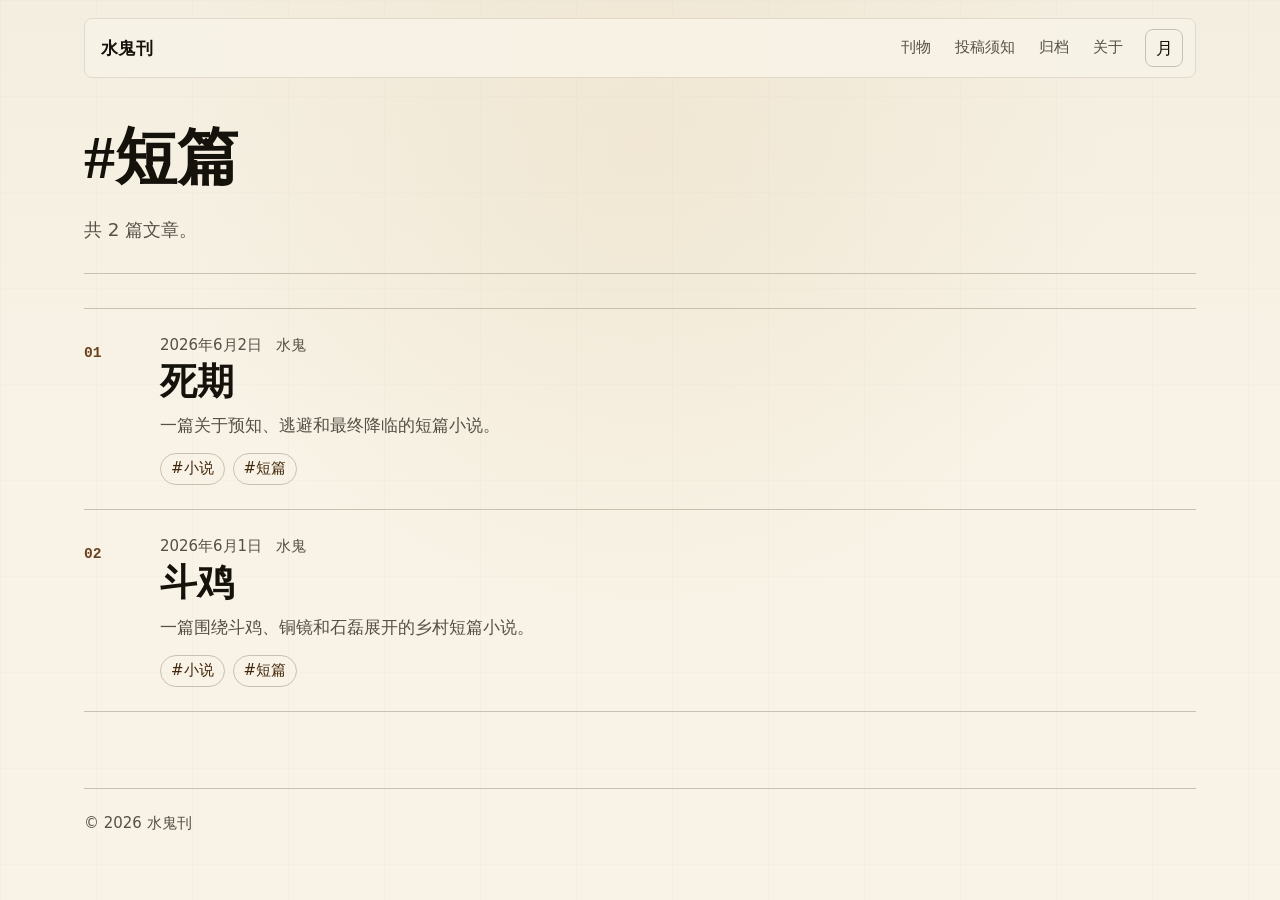
<file: tags/短篇/index.html>
<!DOCTYPE html><html lang="zh-CN"> <head><meta charset="UTF-8"><meta name="description" content="阅读标签为 短篇 的文章。"><meta name="viewport" content="width=device-width, initial-scale=1.0"><link rel="icon" type="image/svg+xml" href="/favicon.svg"><title>标签：短篇 - 水鬼刊</title><link rel="stylesheet" href="/_astro/BaseLayout.CRaoIk6J.css"></head> <body> <div class="reading-progress" data-reading-progress aria-hidden="true"></div> <div class="page-shell"> <header class="site-header"> <a class="brand" href="/" aria-label="回到首页">水鬼刊</a> <div class="header-actions"> <nav aria-label="主导航"> <a href="/">刊物</a><a href="/#submission-guidelines">投稿须知</a><a href="/archive/">归档</a><a href="/about/">关于</a> </nav> <button class="icon-button" type="button" data-theme-toggle aria-label="切换到深色模式">月</button> </div> </header> <main>  <section class="page-title"> <h1>#短篇</h1> <p>共 2 篇文章。</p> </section> <div class="post-list"> <article class="post-card" data-post-card data-depth-card data-reveal data-tags="小说,短篇" data-search-text="死期 一篇关于预知、逃避和最终降临的短篇小说。 水鬼 小说 短篇" style="--delay: 0ms"> <div class="post-index">01</div> <div class="post-content"> <div class="post-meta"> <time datetime="2026-06-02T00:00:00.000Z">2026年6月2日</time> <span>水鬼</span> </div> <h2><a href="/posts/deadline/">死期</a></h2> <p>一篇关于预知、逃避和最终降临的短篇小说。</p> <div class="tag-row" aria-label="文章标签"> <a href="/tags/%E5%B0%8F%E8%AF%B4/">#小说</a><a href="/tags/%E7%9F%AD%E7%AF%87/">#短篇</a> </div> </div> </article><article class="post-card" data-post-card data-depth-card data-reveal data-tags="小说,短篇" data-search-text="斗鸡 一篇围绕斗鸡、铜镜和石磊展开的乡村短篇小说。 水鬼 小说 短篇" style="--delay: 80ms"> <div class="post-index">02</div> <div class="post-content"> <div class="post-meta"> <time datetime="2026-06-01T00:00:00.000Z">2026年6月1日</time> <span>水鬼</span> </div> <h2><a href="/posts/cockfight/">斗鸡</a></h2> <p>一篇围绕斗鸡、铜镜和石磊展开的乡村短篇小说。</p> <div class="tag-row" aria-label="文章标签"> <a href="/tags/%E5%B0%8F%E8%AF%B4/">#小说</a><a href="/tags/%E7%9F%AD%E7%AF%87/">#短篇</a> </div> </div> </article> </div>  </main> <footer class="site-footer"> <span>© 2026 水鬼刊</span> </footer> </div> <script src="/site.js"></script> </body> </html>
</file>
<file: _astro/BaseLayout.CRaoIk6J.css>
:root{color-scheme:light;--bg: oklch(.965 .018 88);--bg-rgb: 247, 244, 232;--surface: oklch(.99 .009 88);--surface-soft: oklch(.93 .022 88);--text: oklch(.18 .014 82);--muted: oklch(.43 .018 78);--line: oklch(.81 .025 82);--line-soft: oklch(.89 .02 84);--accent: oklch(.42 .072 62);--accent-strong: oklch(.3 .058 62);--accent-soft: oklch(.9 .038 82);--focus: oklch(.52 .15 32);--max-width: 1160px;--reading-width: 700px;--spotlight-x: 50%;--spotlight-y: 16%}:root[data-theme=dark]{color-scheme:dark;--bg: oklch(.16 .015 70);--bg-rgb: 22, 19, 15;--surface: oklch(.22 .016 72);--surface-soft: oklch(.29 .018 72);--text: oklch(.92 .018 85);--muted: oklch(.72 .02 82);--line: oklch(.36 .02 72);--line-soft: oklch(.3 .018 72);--accent: oklch(.75 .09 66);--accent-strong: oklch(.84 .075 66);--accent-soft: oklch(.3 .045 68);--focus: oklch(.72 .16 45)}*{box-sizing:border-box}html{background:radial-gradient(circle at var(--spotlight-x) var(--spotlight-y),color-mix(in oklch,var(--accent-soft) 46%,transparent),transparent 28rem),linear-gradient(180deg,color-mix(in oklch,var(--surface-soft) 42%,transparent),transparent 26rem),var(--bg);color:var(--text);font-family:ui-sans-serif,system-ui,-apple-system,BlinkMacSystemFont,Segoe UI,sans-serif;font-size:17px;line-height:1.65;scroll-behavior:smooth}body{margin:0}body:before{background:linear-gradient(90deg,color-mix(in oklch,var(--line-soft) 70%,transparent) 1px,transparent 1px),linear-gradient(color-mix(in oklch,var(--line-soft) 42%,transparent) 1px,transparent 1px);background-size:96px 96px;content:"";inset:0;opacity:.26;pointer-events:none;position:fixed;z-index:-1}a{color:inherit;text-decoration-color:color-mix(in oklch,currentColor 34%,transparent);text-underline-offset:.18em;transition:color .18s ease,text-decoration-color .18s ease,background-color .18s ease,border-color .18s ease,transform .18s ease}a:hover{color:var(--accent-strong);text-decoration-color:currentColor}button,input{font:inherit}a:focus-visible,button:focus-visible,input:focus-visible{border-radius:8px;outline:3px solid color-mix(in oklch,var(--focus) 58%,transparent);outline-offset:4px}.reading-progress{background:var(--accent);height:3px;left:0;position:fixed;right:0;top:0;transform:scaleX(0);transform-origin:left;z-index:40}.page-shell{margin:0 auto;max-width:var(--max-width);min-height:100dvh;padding:18px 24px 36px}.site-header{align-items:center;background:color-mix(in oklch,var(--bg) 88%,transparent);border:1px solid var(--line-soft);border-radius:8px;display:flex;gap:20px;justify-content:space-between;padding:10px 12px 10px 16px;position:sticky;top:14px;z-index:30}@supports (backdrop-filter: blur(16px)){.site-header{backdrop-filter:blur(18px)}}.brand{color:var(--text);font-size:1rem;font-weight:820;letter-spacing:.02em;text-decoration:none;white-space:nowrap}.header-actions{align-items:center;display:flex;gap:12px}.site-header nav{align-items:center;display:flex;flex-wrap:wrap;gap:4px;justify-content:flex-end}.site-header nav a{border-radius:8px;color:var(--muted);font-size:.9rem;min-height:36px;padding:6px 10px;text-decoration:none}.site-header nav a:hover{background:var(--surface-soft);color:var(--text)}.icon-button{align-items:center;background:transparent;border:1px solid var(--line);border-radius:8px;color:var(--text);cursor:pointer;display:inline-flex;height:38px;justify-content:center;line-height:1;min-width:38px;padding:0}.icon-button:hover{background:var(--surface-soft);border-color:var(--accent);color:var(--accent-strong);transform:translateY(-1px)}main{padding:34px 0 32px}.hero-stage{align-items:center;display:grid;gap:clamp(28px,5vw,76px);grid-template-columns:minmax(0,1.02fr) minmax(300px,.72fr);min-height:min(620px,calc(100dvh - 118px));overflow:hidden;padding:clamp(34px,6vw,76px) 0 clamp(30px,5vw,56px);position:relative}.magazine-hero{grid-template-columns:minmax(0,.95fr) minmax(320px,.8fr)}.kinetic-canvas{inset:0;opacity:.56;pointer-events:none;position:absolute;width:100%;height:100%;z-index:-1}.hero-copy{max-width:780px}.eyebrow{color:var(--accent);font-size:.86rem;font-weight:760;margin:0 0 12px}h1,h2,h3{line-height:1.08;margin:0;text-wrap:balance}.hero-copy h1{font-family:"Noto Serif SC",Songti SC,STSong,ui-serif,Georgia,serif;font-size:clamp(4.6rem,18vw,8.8rem);font-weight:900;letter-spacing:.02em;line-height:.94}.magazine-hero .hero-copy h1{font-size:clamp(4.2rem,14vw,8rem)}.intro h1,.page-title h1,.article-header h1{font-family:"Noto Serif SC",Songti SC,STSong,ui-serif,Georgia,serif;font-size:clamp(2.2rem,7vw,3.65rem);font-weight:850;max-width:800px}.hero-copy p,.intro p,.page-title p,.article-header p{color:var(--muted);font-size:1.08rem;margin:24px 0 0;max-width:620px;text-wrap:pretty}.hero-actions{display:flex;flex-wrap:wrap;gap:12px;margin-top:32px}.primary-link,.secondary-link,.author-links a,.feature-note a{align-items:center;border-radius:8px;display:inline-flex;font-size:.94rem;justify-content:center;min-height:44px;padding:9px 16px;text-decoration:none}.primary-link,.author-links a:first-child,.feature-note a{background:var(--text);border:1px solid var(--text);color:var(--bg)}.secondary-link,.author-links a:nth-child(2){background:transparent;border:1px solid var(--line);color:var(--text)}.primary-link:hover,.secondary-link:hover,.author-links a:hover,.feature-note a:hover{transform:translateY(-2px)}.hero-visual{perspective:1000px}.mission-card{background:linear-gradient(180deg,color-mix(in oklch,var(--surface) 92%,transparent),var(--surface)),var(--surface);border:1px solid var(--line);border-radius:8px;min-height:430px;padding:clamp(22px,4vw,34px);position:relative;transform-style:preserve-3d}.mission-card:before{background:color-mix(in oklch,var(--accent) 14%,transparent);content:"";height:1px;left:24px;position:absolute;right:24px;top:86px}.mission-card h2{font-family:"Noto Serif SC",Songti SC,STSong,ui-serif,serif;font-size:clamp(1.8rem,4vw,2.7rem);letter-spacing:.01em;max-width:520px}.mission-card>p{color:var(--muted);margin:32px 0 0;max-width:560px}.mission-lines{border-top:1px solid var(--line-soft);display:grid;gap:0;margin:34px 0 0}.mission-lines div{display:grid;gap:12px;grid-template-columns:92px minmax(0,1fr);padding:16px 0}.mission-lines div+div{border-top:1px solid var(--line-soft)}.mission-lines dt{color:var(--accent-strong);font-weight:780}.mission-lines dd{color:var(--muted);margin:0}.device-shell{background:color-mix(in oklch,var(--surface) 86%,transparent);border:1px solid var(--line);border-radius:8px;min-height:430px;overflow:hidden;padding:18px;position:relative;transform-style:preserve-3d}.device-shell:before{background:linear-gradient(115deg,transparent 0 36%,color-mix(in oklch,var(--accent) 34%,transparent) 36% 37%,transparent 37% 100%),linear-gradient(180deg,transparent,color-mix(in oklch,var(--accent-soft) 28%,transparent));content:"";inset:0;opacity:.52;position:absolute}.device-topline,.feature-note,.signal-grid{position:relative}.device-topline{align-items:center;border-bottom:1px solid var(--line-soft);color:var(--muted);display:flex;font-size:.84rem;justify-content:space-between;padding-bottom:12px}.feature-note{background:var(--surface);border:1px solid var(--line);border-radius:8px;margin-top:76px;max-width:340px;padding:20px}.feature-note p{color:var(--accent);font-size:.84rem;font-weight:760;margin:0 0 10px}.feature-note h2{font-size:1.65rem}.feature-note span{color:var(--muted);display:block;margin-top:12px}.feature-note a{margin-top:18px}.signal-grid{display:grid;gap:10px;grid-template-columns:repeat(3,1fr);margin-left:auto;margin-top:44px;width:min(100%,300px)}.signal-grid span{aspect-ratio:1.7;background:color-mix(in oklch,var(--accent-soft) 52%,var(--surface));border:1px solid var(--line-soft);border-radius:8px}.experience-strip,.publication-strip{border-bottom:1px solid var(--line);border-top:1px solid var(--line);display:grid;gap:0;grid-template-columns:repeat(3,1fr);margin-bottom:38px}.experience-strip div,.publication-strip div{padding:20px 22px}.experience-strip div+div,.publication-strip div+div{border-left:1px solid var(--line-soft)}.experience-strip strong,.experience-strip span,.publication-strip strong,.publication-strip span{display:block}.experience-strip strong,.publication-strip strong{font-size:1rem}.experience-strip span,.publication-strip span{color:var(--muted);font-size:.9rem;margin-top:5px}.home-grid,.about-grid{align-items:start;display:grid;gap:clamp(28px,5vw,52px);grid-template-columns:minmax(0,1fr) 300px}.about-grid{grid-template-columns:minmax(0,var(--reading-width)) 300px}.author-panel,.explore-panel,.submission-panel{background:var(--surface);border:1px solid var(--line);border-radius:8px}.author-panel{padding:20px;position:sticky;top:92px;transform-style:preserve-3d}.author-identity{align-items:center;display:flex;gap:14px}.author-avatar{align-items:center;aspect-ratio:1;background:var(--accent-strong);border-radius:8px;color:var(--bg);display:inline-flex;flex:0 0 64px;font-family:"Noto Serif SC",Songti SC,ui-serif,serif;font-size:1.62rem;font-weight:900;justify-content:center;overflow:hidden;position:relative}.author-avatar:before{border:1px solid color-mix(in oklch,var(--bg) 34%,transparent);content:"";inset:8px;position:absolute}.author-avatar span{position:relative}.author-panel .eyebrow{margin-bottom:2px}.author-panel h2{font-size:1.12rem;line-height:1.24}.author-panel p{color:var(--muted);font-size:.95rem;margin:16px 0 0}.author-stats{border-top:1px solid var(--line-soft);display:grid;gap:0;grid-template-columns:1fr 1fr;margin-top:18px}.author-stats span{color:var(--muted);display:grid;font-size:.82rem;padding:13px 0 0}.author-stats span+span{padding-left:14px}.author-stats strong{color:var(--text);font-size:1.25rem;line-height:1.1}.topic-list{display:flex;flex-wrap:wrap;gap:8px;margin-top:18px}.topic-list span{background:var(--accent-soft);border:1px solid color-mix(in oklch,var(--accent) 28%,transparent);border-radius:999px;color:var(--accent-strong);font-size:.82rem;padding:5px 9px}.author-links{display:grid;gap:10px;grid-template-columns:1fr;margin-top:20px}.explore-panel,.submission-panel{margin-bottom:34px;padding:20px}.submission-panel{background:linear-gradient(135deg,color-mix(in oklch,var(--accent-soft) 34%,transparent),transparent 42%),var(--surface)}.guideline-list{border-top:1px solid var(--line);display:grid;grid-template-columns:repeat(2,minmax(0,1fr))}.guideline-list article{border-bottom:1px solid var(--line-soft);min-height:132px;padding:18px 20px 18px 0}.guideline-list article:nth-child(2n){border-left:1px solid var(--line-soft);padding-left:20px}.guideline-list strong{display:block;font-size:1rem}.guideline-list p{color:var(--muted);font-size:.94rem;margin:8px 0 0;text-wrap:pretty}.submission-note{align-items:start;background:color-mix(in oklch,var(--accent-soft) 48%,var(--surface));border:1px solid color-mix(in oklch,var(--accent) 24%,var(--line));border-radius:8px;display:grid;gap:10px;grid-template-columns:96px minmax(0,1fr);margin-top:20px;padding:16px}.submission-note strong{color:var(--accent-strong)}.submission-note p{color:var(--muted);margin:0}.submission-note a{color:var(--accent-strong);font-weight:760}.section-heading{align-items:baseline;display:flex;gap:16px;justify-content:space-between;margin-bottom:18px}.section-heading h2{font-size:1.4rem}.section-heading a,.count-label{color:var(--muted);font-size:.92rem}.search-box{display:grid;gap:8px}.search-box span{color:var(--muted);font-size:.86rem}.search-box input{background:var(--bg);border:1px solid var(--line);border-radius:8px;color:var(--text);min-height:48px;padding:10px 13px;width:100%}.search-box input::placeholder{color:color-mix(in oklch,var(--muted) 86%,var(--bg))}.filter-row{display:flex;flex-wrap:wrap;gap:8px;margin-top:14px}.filter-chip{background:transparent;border:1px solid var(--line);border-radius:999px;color:var(--muted);cursor:pointer;font-size:.86rem;min-height:36px;padding:6px 11px;transition:transform .16s ease,background-color .16s ease,color .16s ease}.filter-chip:hover{transform:translateY(-1px)}.filter-chip.is-active{background:var(--accent);border-color:var(--accent);color:var(--bg)}.article-section{position:relative}.post-list{display:grid;gap:0}.post-card{border-top:1px solid var(--line);display:grid;gap:18px;grid-template-columns:58px minmax(0,1fr);padding:24px 0;position:relative;transform-style:preserve-3d;transition:border-color .18s ease,transform .18s ease}.post-card:last-child{border-bottom:1px solid var(--line)}.post-card:hover{border-color:var(--accent)}.post-card[hidden]{display:none}.post-index{color:var(--accent);font-family:ui-monospace,SFMono-Regular,Consolas,Liberation Mono,monospace;font-size:.86rem;font-weight:760;margin-top:8px}.post-card h2{font-family:"Noto Serif SC",Songti SC,STSong,ui-serif,serif;font-size:clamp(1.58rem,4vw,2.15rem);margin-top:4px}.post-card h2 a{text-decoration:none}.post-card p{color:var(--muted);margin:10px 0 14px;max-width:680px;text-wrap:pretty}.post-meta{align-items:center;color:var(--muted);display:flex;flex-wrap:wrap;font-size:.88rem;gap:8px 14px}.tag-row{display:flex;flex-wrap:wrap;gap:8px}.tag-row a,.tag-cloud a{background:transparent;border:1px solid var(--line);border-radius:999px;color:var(--accent-strong);font-size:.88rem;line-height:1.2;padding:6px 10px;text-decoration:none}.tag-row a:hover,.tag-cloud a:hover{background:var(--accent-soft);border-color:color-mix(in oklch,var(--accent) 34%,var(--line));transform:translateY(-1px)}.empty-state{border:1px dashed var(--line);border-radius:8px;color:var(--muted);margin-top:16px;padding:16px}.page-title{border-bottom:1px solid var(--line);margin-bottom:34px;padding-bottom:28px}.article-page{margin:0 auto;max-width:var(--reading-width)}.article-header{border-bottom:1px solid var(--line);margin-bottom:34px;padding-bottom:28px}.article-header h1,.page-title h1{margin-top:12px}.article-header .tag-row{margin-top:18px}.prose{font-family:"Noto Serif SC",Songti SC,STSong,ui-serif,Georgia,serif;font-size:clamp(1.06rem,2vw,1.13rem);line-height:1.94}.prose>*+*{margin-top:1.05em}.prose h2{font-family:ui-sans-serif,system-ui,-apple-system,BlinkMacSystemFont,Segoe UI,sans-serif;font-size:1.32rem;margin-top:2.25em}.prose p{margin-bottom:0;text-wrap:pretty}.prose ul,.prose ol{padding-left:1.4em}.prose li+li{margin-top:.35em}.prose code{background:var(--surface-soft);border-radius:4px;font-family:ui-monospace,SFMono-Regular,Consolas,Liberation Mono,monospace;font-size:.92em;padding:.1em .28em}.prose pre{background:#0d1611;border-radius:8px;color:#f1f3ed;overflow-x:auto;padding:18px}.prose pre code{background:transparent;color:inherit;padding:0}.archive-list{display:grid;gap:32px}.archive-year h2{color:var(--accent);font-size:1rem;margin-bottom:10px}.archive-year ul{display:grid;gap:12px;list-style:none;margin:0;padding:0}.archive-year li{align-items:baseline;display:grid;gap:14px;grid-template-columns:74px 1fr}.archive-year time{color:var(--muted);font-size:.9rem}.tag-cloud{display:flex;flex-wrap:wrap;gap:10px}.tag-cloud a{align-items:center;display:inline-flex;gap:8px}.tag-cloud small{color:var(--muted);font-size:.78rem}.site-footer{align-items:center;border-top:1px solid var(--line);color:var(--muted);display:flex;font-size:.88rem;gap:16px;justify-content:space-between;margin-top:44px;padding-top:22px}[data-reveal]{opacity:1;transform:translateY(16px);transition:opacity .62s ease,transform .62s cubic-bezier(.2,.8,.2,1);transition-delay:var(--delay, 0ms)}[data-reveal].is-visible{opacity:1;transform:translateY(0)}@media(prefers-reduced-motion:reduce){*,*:before,*:after{animation-duration:.01ms!important;scroll-behavior:auto!important;transition-duration:.01ms!important}[data-reveal]{opacity:1;transform:none}}@media(max-width:980px){.hero-stage,.home-grid,.about-grid{grid-template-columns:1fr}.hero-stage{min-height:auto}.hero-visual{max-width:560px}.mission-card{max-width:720px}.author-panel{position:static}}@media(max-width:760px){html{font-size:16px}.page-shell{padding:12px 18px 30px}.site-header{align-items:flex-start;flex-direction:column;top:8px}.header-actions{align-items:flex-start;justify-content:space-between;width:100%}.site-header nav{justify-content:flex-start}main{padding-top:26px}.hero-stage{gap:24px;padding:32px 0 20px}.hero-copy h1{font-size:clamp(4rem,26vw,6.4rem)}.hero-copy p{font-size:1rem;margin-top:16px}.hero-actions{margin-top:20px}.primary-link,.secondary-link{min-height:42px}.device-shell{min-height:250px;padding:14px}.feature-note{margin-top:28px;padding:16px}.feature-note h2{font-size:1.25rem}.feature-note span{margin-top:8px}.feature-note a{margin-top:12px;min-height:38px}.signal-grid{display:none}.experience-strip,.publication-strip{grid-template-columns:1fr}.experience-strip div+div,.publication-strip div+div{border-left:0;border-top:1px solid var(--line-soft)}.mission-card{min-height:auto;padding:20px}.mission-card:before{left:20px;right:20px;top:72px}.mission-card>p{margin-top:24px}.mission-lines div,.submission-note,.guideline-list{grid-template-columns:1fr}.guideline-list article,.guideline-list article:nth-child(2n){border-left:0;padding-left:0;padding-right:0}.section-heading{align-items:flex-start;flex-direction:column;gap:8px}.author-links,.author-stats{grid-template-columns:1fr}.author-stats span+span{padding-left:0}.post-card{grid-template-columns:1fr}.post-index{margin-top:0}.archive-year li{gap:4px;grid-template-columns:1fr}}@media(max-width:430px){.hero-actions{display:grid}.device-shell{min-height:238px}}
</file>
